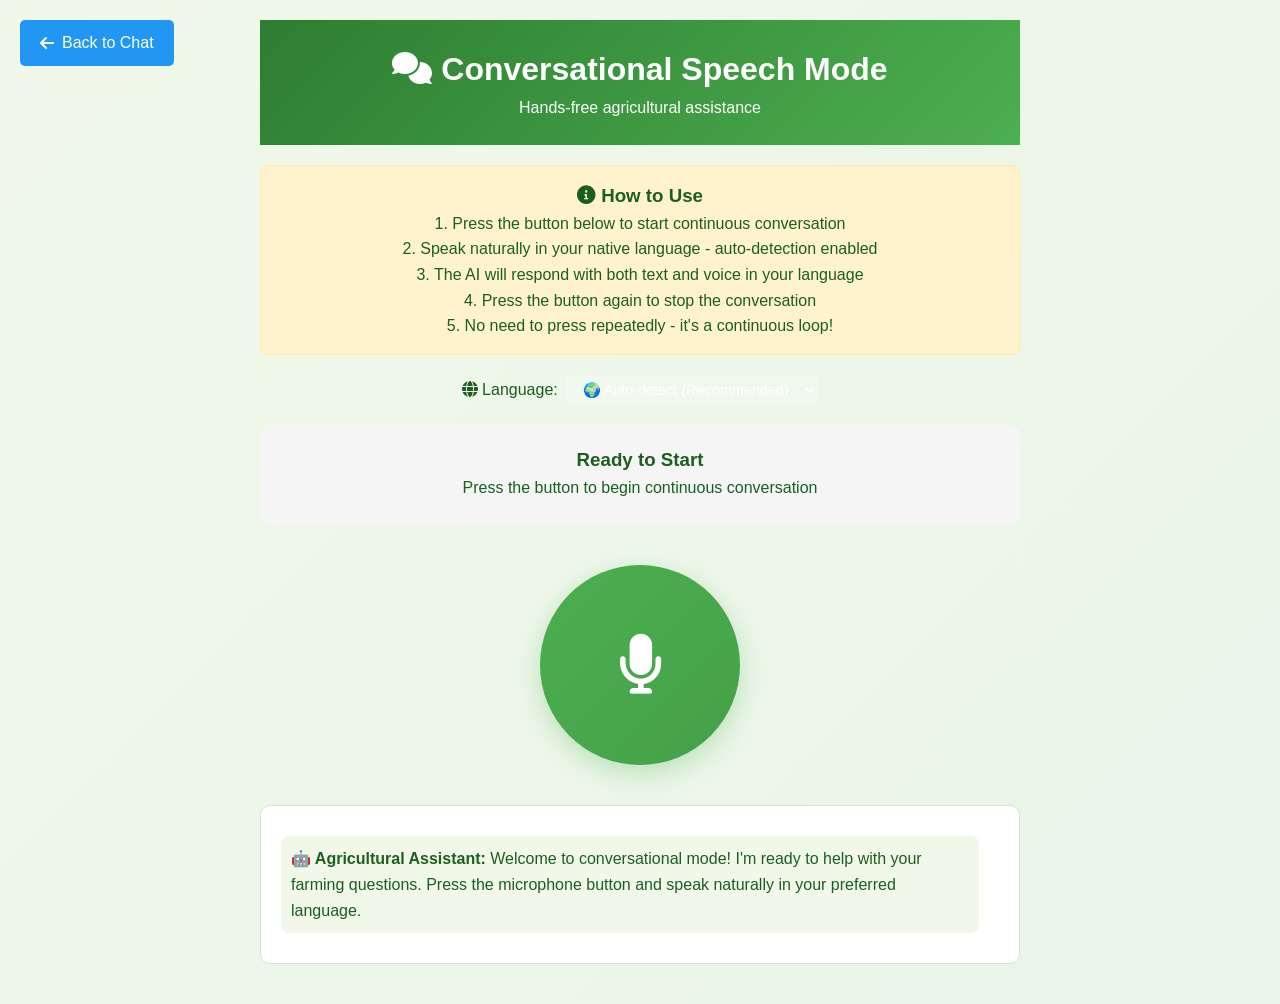
<file: templates/chatbot/conversation_mode.html>
<!DOCTYPE html>
<html lang="en">
<head>
    <meta charset="UTF-8">
    <meta name="viewport" content="width=device-width, initial-scale=1.0">
    <title>Conversational Speech Mode - Crop Crystalline Chatbot</title>
    <link rel="stylesheet" href="/static/css/style.css">
    <link href="https://cdnjs.cloudflare.com/ajax/libs/font-awesome/6.0.0/css/all.min.css" rel="stylesheet">
    <style>
        .conversation-container {
            max-width: 800px;
            margin: 0 auto;
            padding: 20px;
            text-align: center;
        }
        
        .conversation-mode-btn {
            width: 200px;
            height: 200px;
            border-radius: 50%;
            border: none;
            background: linear-gradient(135deg, #4CAF50, #45a049);
            color: white;
            font-size: 60px;
            cursor: pointer;
            transition: all 0.3s ease;
            box-shadow: 0 8px 25px rgba(76, 175, 80, 0.3);
            margin: 20px 0;
        }
        
        .conversation-mode-btn:hover {
            transform: scale(1.05);
            box-shadow: 0 12px 35px rgba(76, 175, 80, 0.4);
        }
        
        .conversation-mode-btn.listening {
            background: linear-gradient(135deg, #f44336, #d32f2f);
            animation: pulse 1.5s infinite;
        }
        
        .conversation-mode-btn.processing {
            background: linear-gradient(135deg, #ff9800, #f57c00);
            animation: spin 2s linear infinite;
        }
        
        @keyframes pulse {
            0% { transform: scale(1); }
            50% { transform: scale(1.1); }
            100% { transform: scale(1); }
        }
        
        @keyframes spin {
            0% { transform: rotate(0deg); }
            100% { transform: rotate(360deg); }
        }
        
        .status-display {
            background: #f5f5f5;
            border-radius: 10px;
            padding: 20px;
            margin: 20px 0;
            min-height: 100px;
        }
        
        .conversation-transcript {
            background: white;
            border-radius: 10px;
            padding: 20px;
            margin: 20px 0;
            max-height: 400px;
            overflow-y: auto;
            text-align: left;
            border: 1px solid #ddd;
        }
        
        .transcript-entry {
            margin: 10px 0;
            padding: 10px;
            border-radius: 8px;
        }
        
        .transcript-user {
            background: #e3f2fd;
            margin-left: 20px;
        }
        
        .transcript-bot {
            background: #f1f8e9;
            margin-right: 20px;
        }
        
        .language-selector {
            margin: 20px 0;
        }
        
        .back-button {
            position: absolute;
            top: 20px;
            left: 20px;
            background: #2196F3;
            color: white;
            border: none;
            padding: 10px 20px;
            border-radius: 5px;
            text-decoration: none;
            display: inline-flex;
            align-items: center;
            gap: 8px;
        }
        
        .back-button:hover {
            background: #1976D2;
            color: white;
            text-decoration: none;
        }
        
        .instructions {
            background: #fff3cd;
            border: 1px solid #ffeaa7;
            border-radius: 8px;
            padding: 15px;
            margin: 20px 0;
        }
    </style>
</head>
<body>
    <a href="/" class="back-button">
        <i class="fas fa-arrow-left"></i>
        Back to Chat
    </a>

    <div class="conversation-container">
        <header class="header">
            <h1><i class="fas fa-comments"></i> Conversational Speech Mode</h1>
            <p>Hands-free agricultural assistance</p>
        </header>

        <div class="instructions">
            <h3><i class="fas fa-info-circle"></i> How to Use</h3>
            <p>1. Press the button below to start continuous conversation</p>
            <p>2. Speak naturally in your native language - auto-detection enabled</p>
            <p>3. The AI will respond with both text and voice in your language</p>
            <p>4. Press the button again to stop the conversation</p>
            <p>5. No need to press repeatedly - it's a continuous loop!</p>
        </div>

        <div class="language-selector">
            <label for="conversation-language-select">
                <i class="fas fa-globe"></i> Language:
            </label>
            <select id="conversation-language-select">
                <option value="auto" selected>🌍 Auto-detect (Recommended)</option>
                <option value="en-US">English</option>
                <option value="hi-IN">हिन्दी (Hindi)</option>
                <option value="te-IN">తెలుగు (Telugu)</option>
                <option value="pa-IN">ਪੰਜਾਬੀ (Punjabi)</option>
                <option value="ta-IN">தமிழ் (Tamil)</option>
                <option value="bn-IN">বাংলা (Bengali)</option>
                <option value="mr-IN">मराठी (Marathi)</option>
                <option value="gu-IN">ગુજરાતી (Gujarati)</option>
                <option value="kn-IN">ಕನ್ನಡ (Kannada)</option>
                <option value="ml-IN">മലയാളം (Malayalam)</option>
            </select>
        </div>

        <div class="status-display" id="status-display">
            <h3 id="status-title">Ready to Listen</h3>
            <p id="status-message">Press the button below to start your conversation</p>
        </div>

        <button id="conversation-btn" class="conversation-mode-btn" title="Press to speak">
            <i class="fas fa-microphone"></i>
        </button>

        <div class="conversation-transcript" id="conversation-transcript">
            <div class="transcript-entry transcript-bot">
                <strong>🤖 Agricultural Assistant:</strong> Welcome to conversational mode! I'm ready to help with your farming questions. Press the microphone button and speak naturally in your preferred language.
            </div>
        </div>
    </div>

    <!-- Audio element for playing responses -->
    <audio id="conversation-audio" preload="none"></audio>

    <script>
        class ConversationalMode {
            constructor() {
                this.sessionId = null;
                this.currentLanguage = 'auto';
                this.isListening = false;
                this.isProcessing = false;
                this.isContinuousMode = false;
                this.mediaRecorder = null;
                this.audioChunks = [];
                this.recordingTimeout = null;
                this.silenceTimeout = null;
                
                this.initializeElements();
                this.bindEvents();
                this.updateStatus('Ready to Start', 'Press the button to begin continuous conversation');
            }
            
            initializeElements() {
                this.conversationBtn = document.getElementById('conversation-btn');
                this.languageSelect = document.getElementById('conversation-language-select');
                this.statusTitle = document.getElementById('status-title');
                this.statusMessage = document.getElementById('status-message');
                this.transcript = document.getElementById('conversation-transcript');
                this.audio = document.getElementById('conversation-audio');
            }
            
            bindEvents() {
                this.conversationBtn.addEventListener('click', () => this.handleButtonClick());
                this.languageSelect.addEventListener('change', (e) => {
                    this.currentLanguage = e.target.value;
                });
            }
            
            async handleButtonClick() {
                if (this.isProcessing) return;
                
                if (this.isContinuousMode) {
                    this.stopContinuousMode();
                } else {
                    await this.startContinuousMode();
                }
            }
            
            async startContinuousMode() {
                try {
                    const stream = await navigator.mediaDevices.getUserMedia({ 
                        audio: {
                            echoCancellation: true,
                            noiseSuppression: true,
                            sampleRate: 48000
                        } 
                    });
                    
                    this.mediaRecorder = new MediaRecorder(stream, {
                        mimeType: 'audio/webm;codecs=opus'
                    });
                    
                    this.audioChunks = [];
                    
                    this.mediaRecorder.addEventListener('dataavailable', (event) => {
                        if (event.data.size > 0) {
                            this.audioChunks.push(event.data);
                        }
                    });
                    
                    this.mediaRecorder.addEventListener('stop', () => {
                        this.processAudio();
                    });
                    
                    this.mediaRecorder.start();
                    this.isListening = true;
                    this.isContinuousMode = true;
                    this.conversationBtn.classList.add('listening');
                    this.conversationBtn.innerHTML = '<i class="fas fa-stop"></i>';
                    this.updateStatus('Continuous Mode Active', 'Speak naturally - I\'ll listen and respond automatically. Press button to stop.');
                    
                    // Auto-stop recording after 5 seconds of silence
                    this.startSilenceDetection();
                    
                } catch (error) {
                    console.error('Error starting continuous mode:', error);
                    alert('Could not access microphone. Please check permissions.');
                    this.updateStatus('Microphone Error', 'Please check your microphone permissions');
                }
            }
            
            startSilenceDetection() {
                // Stop recording after 5 seconds of silence
                this.silenceTimeout = setTimeout(() => {
                    if (this.isListening && this.audioChunks.length > 0) {
                        this.stopListening();
                    }
                }, 5000);
            }
            
            stopListening() {
                if (this.mediaRecorder && this.isListening) {
                    clearTimeout(this.silenceTimeout);
                    this.mediaRecorder.stop();
                    this.mediaRecorder.stream.getTracks().forEach(track => track.stop());
                    this.isListening = false;
                    this.isProcessing = true;
                    this.conversationBtn.classList.remove('listening');
                    this.conversationBtn.classList.add('processing');
                    this.conversationBtn.innerHTML = '<i class="fas fa-cog"></i>';
                    this.updateStatus('Processing...', 'Analyzing your question and preparing response...');
                }
            }
            
            stopContinuousMode() {
                this.isContinuousMode = false;
                clearTimeout(this.silenceTimeout);
                if (this.mediaRecorder && this.isListening) {
                    this.mediaRecorder.stop();
                    this.mediaRecorder.stream.getTracks().forEach(track => track.stop());
                    this.isListening = false;
                }
                this.resetButton();
                this.updateStatus('Continuous Mode Stopped', 'Press the button to start again');
            }
            
            async processAudio() {
                if (this.audioChunks.length === 0) {
                    this.resetButton();
                    return;
                }
                
                try {
                    const audioBlob = new Blob(this.audioChunks, { type: 'audio/webm;codecs=opus' });
                    const audioBase64 = await this.blobToBase64(audioBlob);
                    
                    const response = await fetch('/api/voice-chat/', {
                        method: 'POST',
                        headers: {
                            'Content-Type': 'application/json',
                        },
                        body: JSON.stringify({
                            audio_data: audioBase64,
                            session_id: this.sessionId,
                            language_code: this.currentLanguage
                        })
                    });
                    
                    const data = await response.json();
                    
                    if (response.ok) {
                        this.sessionId = data.session_id;
                        
                        // Add user message to transcript
                        if (data.transcribed_text) {
                            this.addToTranscript('user', data.transcribed_text);
                        }
                        
                        // Add bot response to transcript
                        this.addToTranscript('bot', data.response);
                        
                        // Play audio response
                        if (data.audio_response) {
                            await this.playAudioResponse(data.audio_response);
                        }
                        
                        // If in continuous mode, restart listening automatically
                        if (this.isContinuousMode) {
                            this.updateStatus('Continuous Mode Active', 'Listening for your next question...');
                            setTimeout(() => {
                                if (this.isContinuousMode) {
                                    this.startContinuousMode();
                                }
                            }, 1000); // Wait 1 second before restarting
                        } else {
                            this.updateStatus('Ready for Next Question', 'Press the button to ask another question');
                        }
                    } else {
                        throw new Error(data.error || 'Failed to process voice message');
                    }
                    
                } catch (error) {
                    console.error('Error processing audio:', error);
                    this.addToTranscript('bot', 'Sorry, I couldn\'t process your voice message. Please try again.');
                    this.updateStatus('Error', 'Please try speaking again');
                } finally {
                    this.resetButton();
                }
            }
            
            resetButton() {
                this.isProcessing = false;
                this.conversationBtn.classList.remove('listening', 'processing');
                this.conversationBtn.innerHTML = '<i class="fas fa-microphone"></i>';
                if (this.isContinuousMode) {
                    this.updateStatus('Continuous Mode Active', 'Listening for your next question...');
                } else {
                    this.updateStatus('Ready to Start', 'Press the button to begin continuous conversation');
                }
            }
            
            addToTranscript(type, message) {
                const entry = document.createElement('div');
                entry.className = `transcript-entry transcript-${type}`;
                
                const icon = type === 'user' ? '👨‍🌾' : '🤖';
                const label = type === 'user' ? 'You' : 'Agricultural Assistant';
                
                entry.innerHTML = `<strong>${icon} ${label}:</strong> ${message}`;
                
                this.transcript.appendChild(entry);
                this.transcript.scrollTop = this.transcript.scrollHeight;
            }
            
            async playAudioResponse(audioBase64) {
                try {
                    const audioBlob = this.base64ToBlob(audioBase64, 'audio/mp3');
                    const audioUrl = URL.createObjectURL(audioBlob);
                    this.audio.src = audioUrl;
                    
                    this.updateStatus('Playing Response...', 'Listen to the agricultural advice');
                    
                    await new Promise((resolve, reject) => {
                        this.audio.onended = () => {
                            URL.revokeObjectURL(audioUrl);
                            resolve();
                        };
                        this.audio.onerror = reject;
                        this.audio.play();
                    });
                    
                } catch (error) {
                    console.error('Error playing audio response:', error);
                }
            }
            
            updateStatus(title, message) {
                this.statusTitle.textContent = title;
                this.statusMessage.textContent = message;
            }
            
            blobToBase64(blob) {
                return new Promise((resolve, reject) => {
                    const reader = new FileReader();
                    reader.onload = () => {
                        const base64 = reader.result.split(',')[1];
                        resolve(base64);
                    };
                    reader.onerror = reject;
                    reader.readAsDataURL(blob);
                });
            }
            
            base64ToBlob(base64, mimeType) {
                const byteCharacters = atob(base64);
                const byteNumbers = new Array(byteCharacters.length);
                for (let i = 0; i < byteCharacters.length; i++) {
                    byteNumbers[i] = byteCharacters.charCodeAt(i);
                }
                const byteArray = new Uint8Array(byteNumbers);
                return new Blob([byteArray], { type: mimeType });
            }
        }
        
        // Initialize conversational mode when DOM is loaded
        document.addEventListener('DOMContentLoaded', () => {
            new ConversationalMode();
        });
    </script>
</body>
</html>
</file>
<file: static/css/style.css>
/* Crop Crystalline Chatbot Styles */
:root {
    --primary-color: #2e7d32;
    --secondary-color: #4caf50;
    --accent-color: #81c784;
    --background-color: #f1f8e9;
    --surface-color: #ffffff;
    --text-primary: #1b5e20;
    --text-secondary: #388e3c;
    --border-color: #c8e6c9;
    --shadow: 0 2px 10px rgba(0, 0, 0, 0.1);
    --border-radius: 12px;
    --transition: all 0.3s ease;
}

* {
    margin: 0;
    padding: 0;
    box-sizing: border-box;
}

body {
    font-family: 'Segoe UI', Tahoma, Geneva, Verdana, sans-serif;
    background: linear-gradient(135deg, var(--background-color) 0%, #e8f5e8 100%);
    color: var(--text-primary);
    line-height: 1.6;
    min-height: 100vh;
}

.container {
    max-width: 800px;
    margin: 0 auto;
    height: 100vh;
    display: flex;
    flex-direction: column;
    background: var(--surface-color);
    box-shadow: var(--shadow);
}

/* Header Styles */
.header {
    background: linear-gradient(135deg, var(--primary-color) 0%, var(--secondary-color) 100%);
    color: white;
    padding: 1.5rem 2rem;
    text-align: center;
}

.header-content h1 {
    font-size: 1.8rem;
    font-weight: 600;
    margin-bottom: 0.5rem;
}

.header-content h1 i {
    margin-right: 0.5rem;
    color: var(--accent-color);
}

.header-content p {
    opacity: 0.9;
    margin-bottom: 1rem;
}

.language-selector {
    display: flex;
    align-items: center;
    justify-content: center;
    gap: 0.5rem;
}

.language-selector label {
    font-weight: 500;
}

.language-selector select {
    padding: 0.4rem 0.8rem;
    border: none;
    border-radius: 6px;
    background: rgba(255, 255, 255, 0.2);
    color: white;
    font-size: 0.9rem;
    cursor: pointer;
    transition: var(--transition);
}

.language-selector select:hover {
    background: rgba(255, 255, 255, 0.3);
}

.language-selector select option {
    background: var(--primary-color);
    color: white;
}

/* Chat Container */
.chat-container {
    flex: 1;
    display: flex;
    flex-direction: column;
    overflow: hidden;
}

.chat-messages {
    flex: 1;
    overflow-y: auto;
    padding: 1rem;
    scroll-behavior: smooth;
}

.chat-messages::-webkit-scrollbar {
    width: 6px;
}

.chat-messages::-webkit-scrollbar-track {
    background: var(--background-color);
}

.chat-messages::-webkit-scrollbar-thumb {
    background: var(--border-color);
    border-radius: 3px;
}

/* Message Styles */
.message {
    display: flex;
    margin-bottom: 1rem;
    animation: slideIn 0.3s ease-out;
}

.user-message {
    justify-content: flex-end;
}

.bot-message {
    justify-content: flex-start;
}

.avatar {
    width: 40px;
    height: 40px;
    border-radius: 50%;
    display: flex;
    align-items: center;
    justify-content: center;
    margin: 0 0.5rem;
    font-size: 1.2rem;
}

.user-avatar {
    background: linear-gradient(135deg, var(--secondary-color), var(--accent-color));
    color: white;
    order: 1;
}

.bot-avatar {
    background: linear-gradient(135deg, var(--primary-color), var(--secondary-color));
    color: white;
}

.message-content {
    max-width: 70%;
    padding: 0.8rem 1rem;
    border-radius: var(--border-radius);
    position: relative;
}

.user-message .message-content {
    background: linear-gradient(135deg, var(--secondary-color), var(--accent-color));
    color: white;
    border-bottom-right-radius: 4px;
}

.bot-message .message-content {
    background: var(--surface-color);
    border: 1px solid var(--border-color);
    border-bottom-left-radius: 4px;
}

.message-content p {
    margin-bottom: 0.5rem;
}

.message-content p:last-child {
    margin-bottom: 0;
}

.message-content ul {
    margin-left: 1rem;
    margin-bottom: 0.5rem;
}

.message-content li {
    margin-bottom: 0.2rem;
}

.welcome-message {
    margin-bottom: 2rem;
}

.welcome-message .message-content {
    max-width: 100%;
    background: linear-gradient(135deg, #e8f5e8, #f1f8e9);
    border: 2px solid var(--accent-color);
}

/* Audio Controls */
.audio-controls {
    margin-top: 0.5rem;
    display: flex;
    align-items: center;
    gap: 0.5rem;
}

.audio-btn {
    background: var(--accent-color);
    color: white;
    border: none;
    border-radius: 50%;
    width: 32px;
    height: 32px;
    display: flex;
    align-items: center;
    justify-content: center;
    cursor: pointer;
    transition: var(--transition);
}

.audio-btn:hover {
    background: var(--secondary-color);
    transform: scale(1.1);
}

/* Input Container */
.chat-input-container {
    padding: 1rem;
    background: var(--surface-color);
    border-top: 1px solid var(--border-color);
}

.input-group {
    display: flex;
    gap: 0.5rem;
    align-items: center;
}

#message-input {
    flex: 1;
    padding: 0.8rem 1rem;
    border: 2px solid var(--border-color);
    border-radius: var(--border-radius);
    font-size: 1rem;
    background: var(--surface-color);
    transition: var(--transition);
}

#message-input:focus {
    outline: none;
    border-color: var(--secondary-color);
    box-shadow: 0 0 0 3px rgba(76, 175, 80, 0.1);
}

.voice-btn, .send-btn {
    width: 48px;
    height: 48px;
    border: none;
    border-radius: 50%;
    display: flex;
    align-items: center;
    justify-content: center;
    cursor: pointer;
    transition: var(--transition);
    font-size: 1.2rem;
}

.voice-btn {
    background: var(--accent-color);
    color: white;
}

.voice-btn:hover {
    background: var(--secondary-color);
    transform: scale(1.1);
}

.voice-btn.recording {
    background: #f44336;
    animation: pulse 1s infinite;
}

.send-btn {
    background: var(--primary-color);
    color: white;
}

.send-btn:hover {
    background: var(--secondary-color);
    transform: scale(1.1);
}

.send-btn:disabled {
    background: #cccccc;
    cursor: not-allowed;
    transform: none;
}

/* Recording Indicator */
.recording-indicator {
    display: flex;
    align-items: center;
    justify-content: center;
    gap: 0.5rem;
    margin-top: 0.5rem;
    padding: 0.5rem;
    background: rgba(244, 67, 54, 0.1);
    border-radius: var(--border-radius);
    color: #f44336;
}

.recording-animation {
    animation: pulse 1s infinite;
}

/* Footer */
.footer {
    background: var(--background-color);
    padding: 1rem 2rem;
    text-align: center;
    border-top: 1px solid var(--border-color);
}

.footer-content {
    display: flex;
    justify-content: space-between;
    align-items: center;
    flex-wrap: wrap;
    gap: 1rem;
}

.footer-content p {
    color: var(--text-secondary);
    font-size: 0.9rem;
}

.status-indicator {
    display: flex;
    align-items: center;
    gap: 0.5rem;
    font-size: 0.9rem;
}

.status-dot {
    width: 8px;
    height: 8px;
    border-radius: 50%;
    background: var(--secondary-color);
    animation: pulse 2s infinite;
}

.status-dot.error {
    background: #f44336;
}

.status-dot.loading {
    background: #ff9800;
}

/* Loading Overlay */
.loading-overlay {
    position: fixed;
    top: 0;
    left: 0;
    width: 100%;
    height: 100%;
    background: rgba(255, 255, 255, 0.9);
    display: none; /* Hidden by default */
    flex-direction: column;
    align-items: center;
    justify-content: center;
    z-index: 1000;
}

/* Show loading overlay when active */
.loading-overlay.active {
    display: flex;
}

.spinner {
    width: 40px;
    height: 40px;
    border: 4px solid var(--border-color);
    border-top: 4px solid var(--secondary-color);
    border-radius: 50%;
    animation: spin 1s linear infinite;
    margin-bottom: 1rem;
}

/* Animations */
@keyframes slideIn {
    from {
        opacity: 0;
        transform: translateY(20px);
    }
    to {
        opacity: 1;
        transform: translateY(0);
    }
}

@keyframes pulse {
    0%, 100% {
        opacity: 1;
        transform: scale(1);
    }
    50% {
        opacity: 0.7;
        transform: scale(1.1);
    }
}

@keyframes spin {
    0% { transform: rotate(0deg); }
    100% { transform: rotate(360deg); }
}

/* Responsive Design */
@media (max-width: 768px) {
    .container {
        height: 100vh;
        border-radius: 0;
    }
    
    .header {
        padding: 1rem;
    }
    
    .header-content h1 {
        font-size: 1.5rem;
    }
    
    .message-content {
        max-width: 85%;
    }
    
    .footer-content {
        flex-direction: column;
        gap: 0.5rem;
    }
    
    .chat-input-container {
        padding: 0.8rem;
    }
}

@media (max-width: 480px) {
    .header-content h1 {
        font-size: 1.3rem;
    }
    
    .language-selector {
        flex-direction: column;
        gap: 0.3rem;
    }
    
    .message-content {
        max-width: 90%;
    }
    
    .voice-btn, .send-btn {
        width: 44px;
        height: 44px;
    }
}

/* Header Controls Styling for New Features */
.header-controls {
    display: flex;
    flex-direction: column;
    gap: 15px;
    align-items: center;
}

@media (min-width: 768px) {
    .header-controls {
        flex-direction: row;
        justify-content: space-between;
        align-items: center;
    }
}

.mode-selector {
    display: flex;
    align-items: center;
}

.conversation-mode-link {
    background: linear-gradient(135deg, #4CAF50, #45a049);
    color: white;
    text-decoration: none;
    padding: 10px 20px;
    border-radius: 25px;
    font-weight: 500;
    transition: all 0.3s ease;
    display: inline-flex;
    align-items: center;
    gap: 8px;
    box-shadow: 0 3px 10px rgba(76, 175, 80, 0.3);
}

.conversation-mode-link:hover {
    background: linear-gradient(135deg, #45a049, #388e3c);
    transform: translateY(-2px);
    box-shadow: 0 5px 15px rgba(76, 175, 80, 0.4);
    color: white;
    text-decoration: none;
}

/* Voice Button Enhanced Styling */
.voice-btn.recording {
    background: #f44336 !important;
    animation: pulse 1.5s infinite;
}

/* Message Styling for Speech-to-Text */
.message.user-message .message-content small {
    font-style: italic;
    margin-bottom: 5px;
    display: block;
}

/* Live Transcription Styling */
.live-transcription {
    opacity: 0.8;
    border-left: 3px solid #2196F3;
    background: linear-gradient(45deg, #e3f2fd, #f5f5f5);
}

.live-transcription .message-content p {
    margin: 5px 0;
    min-height: 20px;
}

.typing-indicator {
    color: #666;
    animation: blink 1.5s infinite;
}

@keyframes blink {
    0%, 50% { opacity: 1; }
    51%, 100% { opacity: 0.3; }
}
</file>
